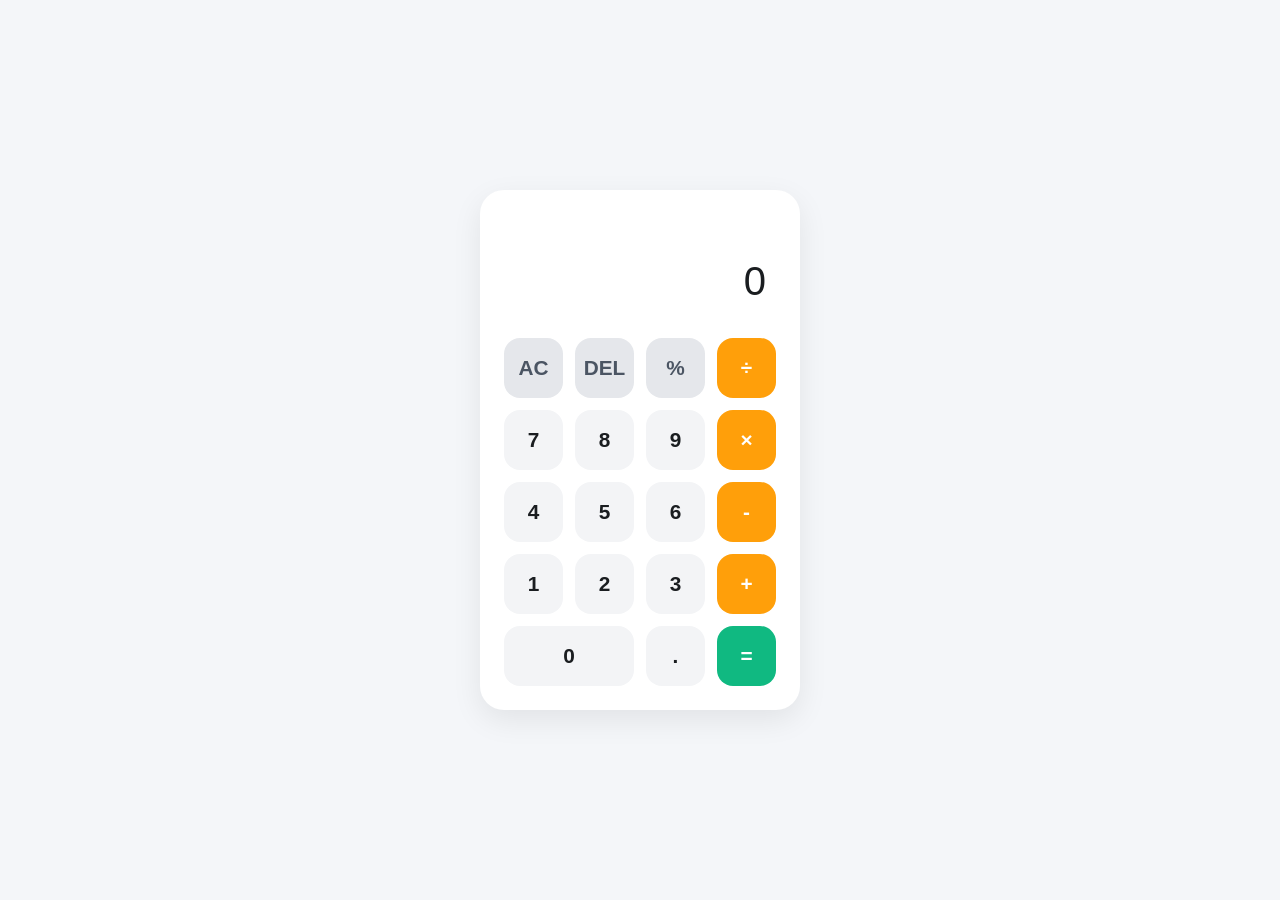
<file: cal.html>
<!DOCTYPE html>
<html lang="en">
<head>
    <meta charset="UTF-8">
    <meta name="viewport" content="width=device-width, initial-scale=1.0">
    <title>Modern Calculator</title>
    
</head>
<body>
</body>
<link rel="stylesheet" href="bss.css">

    <div class="calculator">
        <div class="display">
            <div class="previous-operand" id="previous"></div>
            <div class="current-operand" id="current">0</div>
        </div>
        <div class="buttons">
            <button class="btn-utility" onclick="clearAll()">AC</button>
            <button class="btn-utility" onclick="deleteNumber()">DEL</button>
            <button class="btn-utility" onclick="appendOperator('%')">%</button>
            <button class="btn-operator" onclick="appendOperator('÷')">÷</button>

            <button class="btn-number" onclick="appendNumber('7')">7</button>
            <button class="btn-number" onclick="appendNumber('8')">8</button>
            <button class="btn-number" onclick="appendNumber('9')">9</button>
            <button class="btn-operator" onclick="appendOperator('×')">×</button>

            <button class="btn-number" onclick="appendNumber('4')">4</button>
            <button class="btn-number" onclick="appendNumber('5')">5</button>
            <button class="btn-number" onclick="appendNumber('6')">6</button>
            <button class="btn-operator" onclick="appendOperator('-')">-</button>

            <button class="btn-number" onclick="appendNumber('1')">1</button>
            <button class="btn-number" onclick="appendNumber('2')">2</button>
            <button class="btn-number" onclick="appendNumber('3')">3</button>
            <button class="btn-operator" onclick="appendOperator('+')">+</button>

            <button class="btn-number" style="grid-column: span 2;" onclick="appendNumber('0')">0</button>
            <button class="btn-number" onclick="appendNumber('.')">.</button>
            <button class="btn-equals" onclick="compute()">=</button>
            <script src="st.js"></script>
        </div>
    </div>
</body>
</html>
</file>
<file: bss.css>
* {
            box-sizing: border-box;
            margin: 0;
            padding: 0;
            font-family: -apple-system, BlinkMacSystemFont, "Segoe UI", Roboto, Helvetica, Arial, sans-serif;
        }

        body {
            display: flex;
            justify-content: center;
            align-items: center;
            min-height: 100vh;
            background-color: #f4f6f9;
        }

        .calculator {
            width: 320px;
            background-color: #ffffff;
            border-radius: 24px;
            box-shadow: 0 10px 30px rgba(0, 0, 0, 0.08);
            padding: 24px;
        }

        .display {
            width: 100%;
            height: 100px;
            display: flex;
            flex-direction: column;
            justify-content: flex-end;
            align-items: flex-end;
            margin-bottom: 24px;
            padding: 10px;
            overflow: hidden;
        }

        .previous-operand {
            color: #9ea7b1;
            font-size: 1.1rem;
            margin-bottom: 4px;
            min-height: 1.5rem;
        }

        .current-operand {
            color: #1a1d20;
            font-size: 2.5rem;
            font-weight: 500;
            word-wrap: break-word;
            word-break: break-all;
        }

        .buttons {
            display: grid;
            grid-template-columns: repeat(4, 1fr);
            gap: 12px;
        }

        button {
            height: 60px;
            border-radius: 16px;
            border: none;
            font-size: 1.3rem;
            font-weight: 600;
            cursor: pointer;
            transition: background-color 0.1s ease, transform 0.05s ease;
            user-select: none;
        }

        button:active {
            transform: scale(0.95);
        }

        /* Number buttons */
        .btn-number {
            background-color: #f3f4f6;
            color: #1a1d20;
        }
        .btn-number:hover {
            background-color: #e5e7eb;
        }

        /* Operator buttons (+, -, *, /) */
        .btn-operator {
            background-color: #ff9f0a;
            color: white;
        }
        .btn-operator:hover {
            background-color: #e08b07;
        }

        /* Utility buttons (AC, DEL, %) */
        .btn-utility {
            background-color: #e5e7eb;
            color: #4b5563;
        }
        .btn-utility:hover {
            background-color: #d1d5db;
        }

        /* Equals button gets emphasis */
        .btn-equals {
            background-color: #10b981;
            color: white;
        }
        .btn-equals:hover {
            background-color: #059669;
        }
</file>
